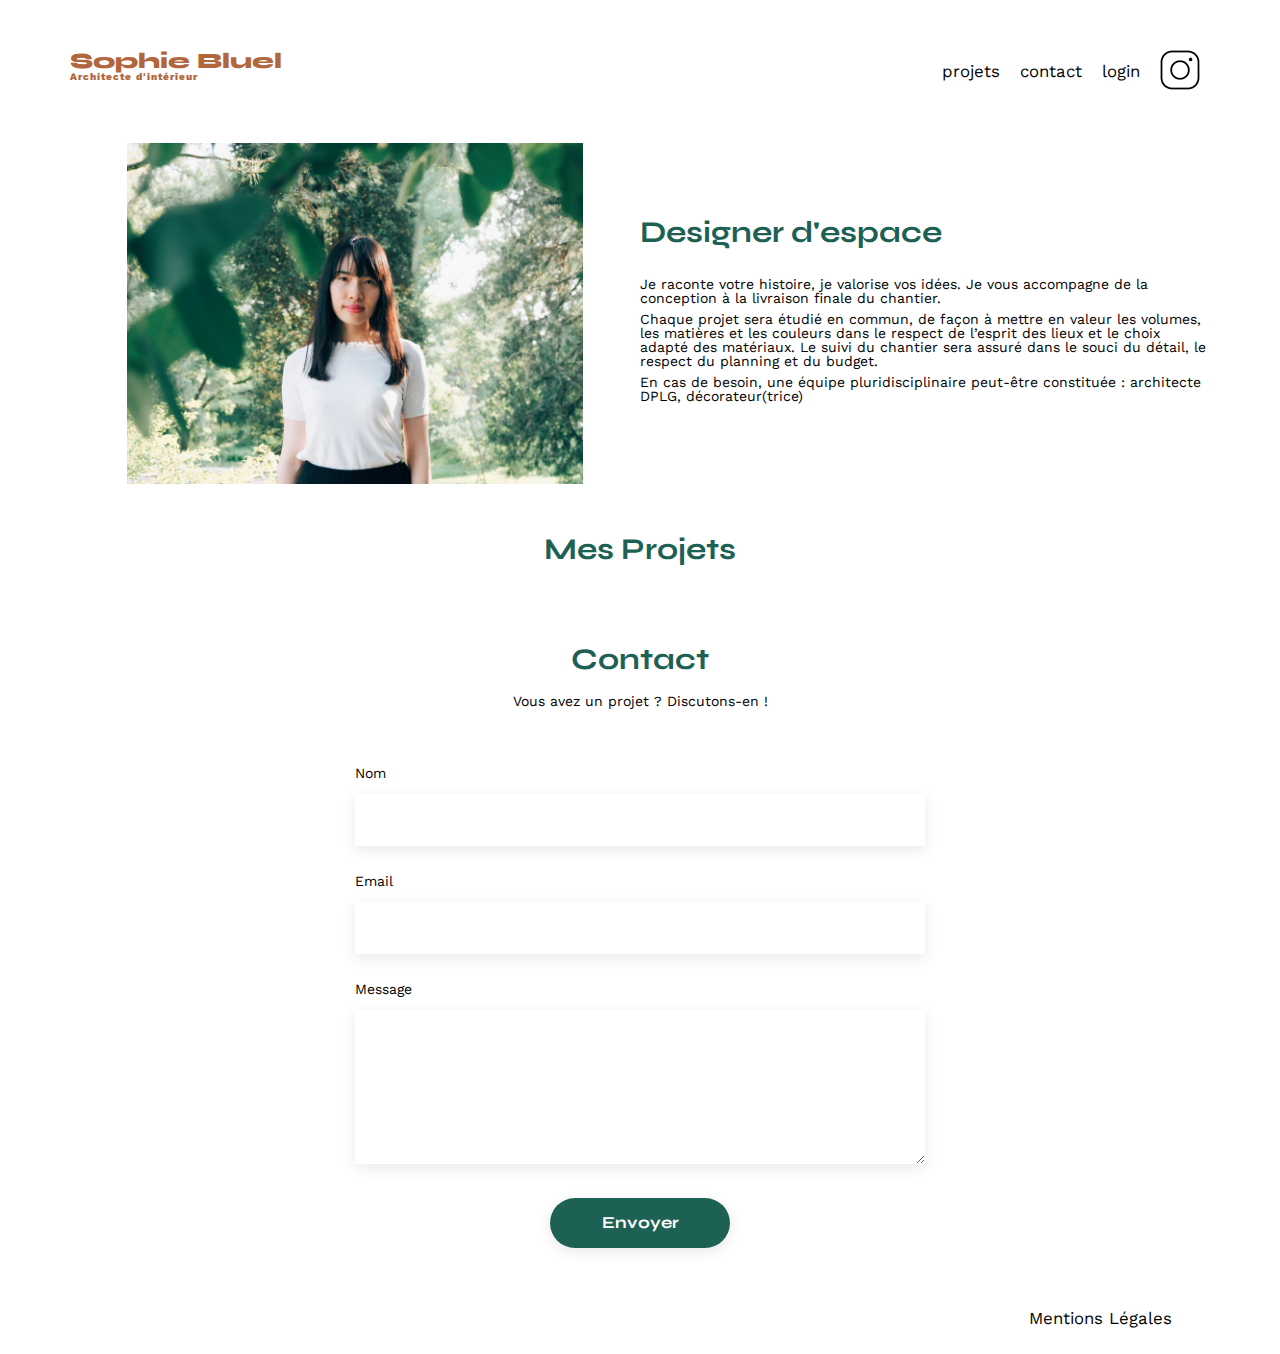
<file: FrontEnd/index.html>
<!DOCTYPE html>
<html lang="fr">

<head>
	<meta charset="UTF-8">
	<title>Sophie Bluel - Architecte d'intérieur</title>
	<meta name="viewport" content="width=device-width, initial-scale=1.0">
	<link rel="preconnect" href="https://fonts.googleapis.com">
	<link rel="preconnect" href="https://fonts.gstatic.com" crossorigin>
	<link href="https://fonts.googleapis.com/css2?family=Syne:wght@700;800&family=Work+Sans&display=swap"
		rel="stylesheet">
	<link rel="stylesheet" href="https://cdnjs.cloudflare.com/ajax/libs/font-awesome/6.0.0-beta3/css/all.min.css">
	<meta name="description" content="">
	<link rel="stylesheet" href="./assets/style.css">
</head>

<body>
	<div id="edit-mode-banner">
		<i class="fa-regular fa-pen-to-square"></i>
		<span>Mode édition</span>
	</div>
	<header>
		<h1>Sophie Bluel <span>Architecte d'intérieur</span></h1>
		<nav>
			<ul>
				<li>projets</li>
				<li>contact</li>
				<li><a href="./login.html">login</a></li>
				<li><img src="./assets/icons/instagram.png" alt="Instagram"></li>
			</ul>
		</nav>
	</header>
	<main>

		<section id="introduction">
			<figure>
				<img src="./assets/images/sophie-bluel.png" alt="">
			</figure>
			<article>
				<h2>Designer d'espace</h2>
				<p>Je raconte votre histoire, je valorise vos idées. Je vous accompagne de la conception à la livraison
					finale du chantier.</p>
				<p>Chaque projet sera étudié en commun, de façon à mettre en valeur les volumes, les matières et les
					couleurs dans le respect de l’esprit des lieux et le choix adapté des matériaux. Le suivi du
					chantier sera assuré dans le souci du détail, le respect du planning et du budget.</p>
				<p>En cas de besoin, une équipe pluridisciplinaire peut-être constituée : architecte DPLG,
					décorateur(trice)</p>
			</article>
		</section>
		<section id="portfolio">
			<h2>Mes Projets</h2>
			<div class="gallery">
			</div>
		</section>
		<section id="contact">
			<h2>Contact</h2>
			<p>Vous avez un projet ? Discutons-en !</p>
			<form action="#" method="post">
				<label for="name">Nom</label>
				<input type="text" name="name" id="name">
				<label for="email">Email</label>
				<input type="email" name="email" id="email">
				<label for="message">Message</label>
				<textarea name="message" id="message" cols="30" rows="10"></textarea>
				<input type="submit" value="Envoyer">
			</form>
		</section>
		<script src="scripts/script.js"></script>
	</main>

	<footer>
		<nav>
			<ul>
				<li>Mentions Légales</li>
			</ul>
		</nav>
	</footer>
</body>

</html>
</file>
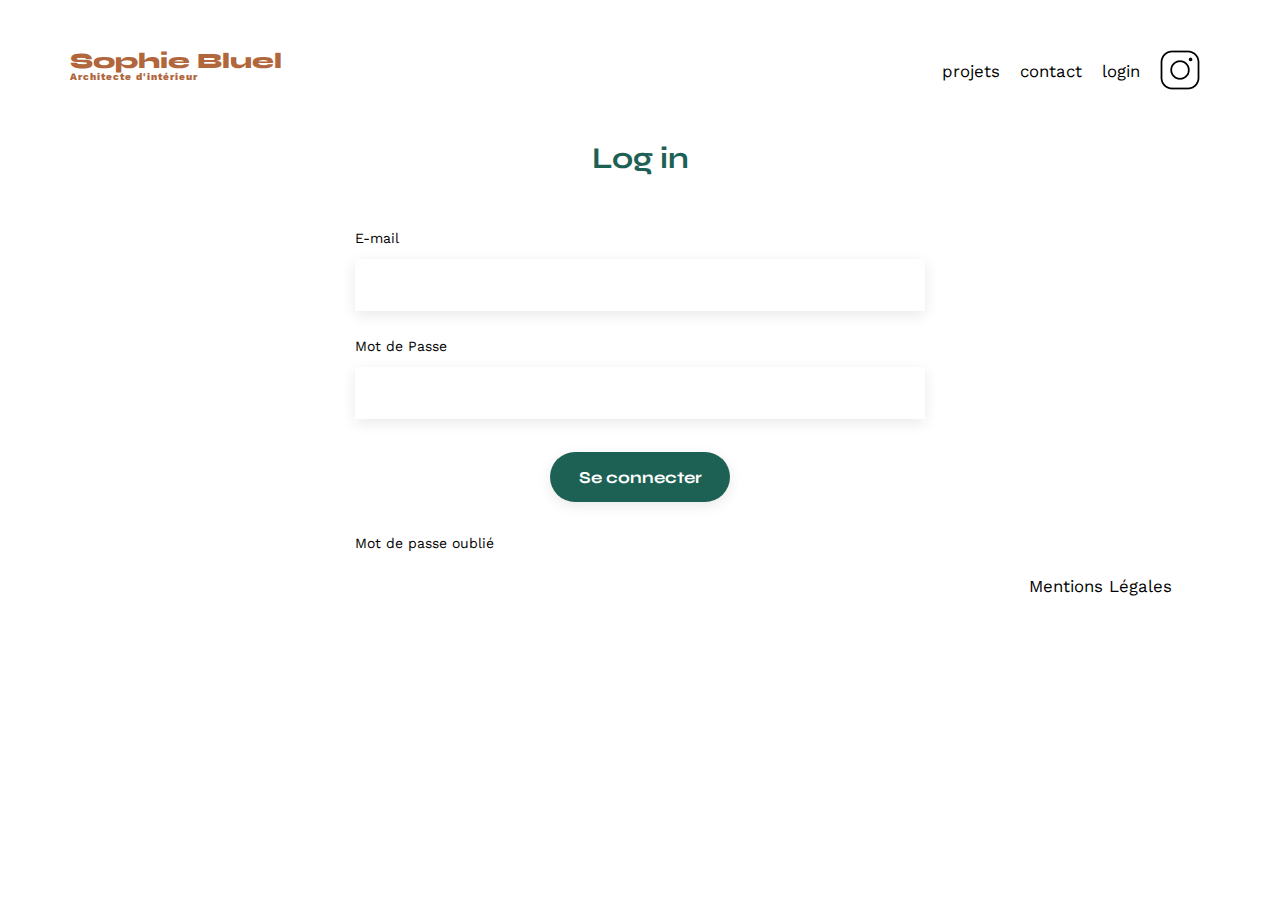
<file: FrontEnd/login.html>
<!DOCTYPE html>
<html lang="fr">

<head>
	<meta charset="UTF-8">
	<title>Sophie Bluel - Architecte d'intérieur</title>
	<meta name="viewport" content="width=device-width, initial-scale=1.0">
	<link rel="preconnect" href="https://fonts.googleapis.com">
	<link rel="preconnect" href="https://fonts.gstatic.com" crossorigin>
	<link href="https://fonts.googleapis.com/css2?family=Syne:wght@700;800&family=Work+Sans&display=swap"
		rel="stylesheet">
	<meta name="description" content="">
	<link rel="stylesheet" href="./assets/style.css">
</head>

<body>
	<header>
		<h1>Sophie Bluel <span>Architecte d'intérieur</span></h1>
		<nav>
			<ul>
				<li>projets</li>
				<li>contact</li>
				<li>login</li>
				<li><img src="./assets/icons/instagram.png" alt="Instagram"></li>
			</ul>
		</nav>
	</header>
	<main>
		<section id="contact">
			<h2>Log in</h2>

			<form id="login-form">
				<label for="email">E-mail</label>
				<input type="text" name="email" id="email">
				<label for="password">Mot de Passe</label>
				<input type="text" name="password" id="password">
				<input type="submit" value="Se connecter">
				<a href="#">Mot de passe oublié</a>
			</form>
		</section>
		<script src="scripts/login.js"></script>
	</main>

	<footer>
		<nav>
			<ul>
				<li>Mentions Légales</li>
			</ul>
		</nav>
	</footer>
</body>

</html>
</file>
<file: FrontEnd/assets/style.css>
/* http://meyerweb.com/eric/tools/css/reset/
   v2.0 | 20110126
   License: none (public domain)
*/

html,
body,
div,
span,
applet,
object,
iframe,
h1,
h2,
h3,
h4,
h5,
h6,
p,
blockquote,
pre,
a,
abbr,
acronym,
address,
big,
cite,
code,
del,
dfn,
em,
img,
ins,
kbd,
q,
s,
samp,
small,
strike,
strong,
sub,
sup,
tt,
var,
b,
u,
i,
center,
dl,
dt,
dd,
ol,
ul,
li,
fieldset,
form,
label,
legend,
table,
caption,
tbody,
tfoot,
thead,
tr,
th,
td,
article,
aside,
canvas,
details,
embed,
figure,
figcaption,
footer,
header,
hgroup,
menu,
nav,
output,
ruby,
section,
summary,
time,
mark,
audio,
video {
	margin: 0;
	padding: 0;
	border: 0;
	font-size: 100%;
	font: inherit;
	vertical-align: baseline;
}

/* HTML5 display-role reset for older browsers */
article,
aside,
details,
figcaption,
figure,
footer,
header,
hgroup,
menu,
nav,
section {
	display: block;
}

body {
	line-height: 1;
}

ol,
ul {
	list-style: none;
}

blockquote,
q {
	quotes: none;
}

blockquote:before,
blockquote:after,
q:before,
q:after {
	content: '';
	content: none;
}

table {
	border-collapse: collapse;
	border-spacing: 0;
}

/** end reset css**/
body {
	max-width: 1140px;
	margin: auto;
	font-family: 'Work Sans';
	font-size: 14px;
}

header {
	display: flex;
	justify-content: space-between;
	margin: 50px 0
}

section {
	margin: 50px 0
}

h1 {
	display: flex;
	flex-direction: column;
	font-family: 'Syne';
	font-size: 22px;
	font-weight: 800;
	color: #B1663C
}

h1>span {
	font-family: 'Work Sans';
	font-size: 10px;
	letter-spacing: 0.1em;
	;
}

h2 {
	font-family: 'Syne';
	font-weight: 700;
	font-size: 30px;
	color: #1D6154
}

nav ul {
	display: flex;
	align-items: center;
	list-style-type: none;

}

nav li {
	padding: 0 10px;
	font-size: 1.2em;
}

li:hover {
	color: #B1663C;
}

nav li a:hover{
	color: #B1663C
}
#introduction {
	display: flex;
	align-items: center;
}

#introduction figure {
	flex: 1
}

#introduction img {
	display: block;
	margin: auto;
	width: 80%;
}

#introduction article {
	flex: 1
}

#introduction h2 {
	margin-bottom: 1em;
}

#introduction p {
	margin-bottom: 0.5em;
}

#portfolio h2 {
	text-align: center;
	margin-bottom: 1em;
}

.gallery {
	width: 100%;
	display: grid;
	grid-template-columns: 1fr 1fr 1fr;
	grid-column-gap: 20px;
	grid-row-gap: 20px;
}

.gallery img {
	width: 100%;

}

#contact {
	width: 50%;
	margin: auto;
}

#contact>* {
	text-align: center;

}

#contact h2 {
	margin-bottom: 20px;
}

#contact form {
	text-align: left;
	margin-top: 30px;
	display: flex;
	flex-direction: column;
}

#contact input {
	height: 50px;
	font-size: 1.2em;
	border: none;
	box-shadow: 0px 4px 14px rgba(0, 0, 0, 0.09);
}

#contact label {
	margin: 2em 0 1em 0;
}

#contact textarea {
	border: none;
	box-shadow: 0px 4px 14px rgba(0, 0, 0, 0.09);
}

input[type="submit"] {
	font-family: 'Syne';
	font-weight: 700;
	color: white;
	background-color: #1D6154;
	margin: 2em auto;
	width: 180px;
	text-align: center;
	border-radius: 60px;
}

footer nav ul {
	display: flex;
	justify-content: flex-end;
	margin: 2em
}

#edit-mode-banner {
	background-color: black;
	color: white;
	text-align: center;
	padding: 10px;
	position: fixed;
	top: 0;
	left: 0;
	right: 0;
	z-index: 1000;
	display: none;
}

.modal {
	display: none;
	position: fixed;
	z-index: 1000;
	left: 0;
	top: 0;
	width: 100%;
	height: 100%;
	overflow: auto;
	background-color: rgba(0, 0, 0, 0.4);
	
}

.modal-content {
	background-color: #fefefe;
	margin: 15% auto;
	padding: 20px;
	border: 1px solid #fefefe;
	width: 630px;
	height: 690px;
	border-radius: 10px;

}

.close {
	color: black;
	float: right;
	font-size: 28px;
	font-weight: bold;
	cursor: pointer;
}

.modalText {
	font-family: 'Work Sans';
	position: absolute;
	font-size: 26px;
	font-weight: 400;
	margin-top: 60px;
	left: 750px;
	color: black;
}

.modalButton {
	font-family: 'Syne';
	font-weight: 700;
	color: white;
	background-color: #1D6154;
	margin: 2em auto;
	width: 250px;
	height: 36px;
	text-align: center;
	border-radius: 60px;
	top: 870px;
	left: 690px;
	border-width: 0;
	position: absolute;
	cursor: pointer;
}

.modalGallery {
	display: flex;
	flex-wrap: wrap;
	margin-top: 150px;
	width: 500px;
	justify-content: flex-start;
	margin-left: 115px;
}

.modalGallery img {
	width: 75px;
	height: 100px;
	margin: 5px;
}
.modalLine{
	color: rgba(179, 179, 179, 1);
	background-color: rgba(179, 179, 179, 1);
	width: 430px;
	height: 1px;
	display: block;
	border: none;
	margin-left: 115px;
	margin-top: 80px;
}
.delete-icon {
	background-color: rgba(0, 0, 0, 0.5);
	padding: 5px;
	border-radius: 2px;
  }
  
  .delete-icon:hover {
	background-color: rgba(0, 0, 0, 0.7);
  }
  #addModal{
	display: none;
	position: fixed;
	z-index: 1000;
	left: 0;
	top: 0;
	width: 100%;
	height: 100%;
	overflow: auto;
	background-color: rgba(0, 0, 0, 0.4);
  }
  #addModal .modal-content{
	background-color: #fefefe;
	margin: 15% auto;
	padding: 20px;
	border: 1px solid #fefefe;
	width: 630px;
	height: 690px;
	border-radius: 10px;
  }
  #addModal h2{
	font-family: 'Work Sans';
	position: absolute;
	font-size: 26px;
	font-weight: 400;
	margin-top: 40px;
	left: 750px;
	color: black;
  }
  #addWorkForm{
	display: flex;
	flex-direction: column;
	margin-top: 90px;
	align-items: center;
  }
  #addWorkForm .submitBtn{
	font-family: 'Syne';
	font-weight: 700;
	color: white;
	background-color: #1D6154;
	margin: 2em auto;
	width: 250px;
	height: 36px;
	text-align: center;
	border-radius: 60px;
	top: 870px;
	left: 690px;
	border-width: 0;
	position: absolute;
	cursor: pointer;
  }
  #category{
	width: 550px;
	height: 50px;
	margin-top: 50px;
	margin-bottom: 5px;
	border-width: 0px;
 	box-shadow:rgba(0, 0, 0, 0.09) 0px 4px 14px 0px;
  }
  #title{
	width: 550px;
	height: 50px;
	margin-bottom: 5px;
	border-width: 0px;
	box-shadow:rgba(0, 0, 0, 0.09) 0px 4px 14px 0px;
  }
  .upload-wrapper{
	width: 500px;
	background-color: rgba(232, 241, 246, 1);
	padding: 30px;
	display: flex;
	flex-direction: column;
	justify-content: center;
	align-items: center;
	border-radius: 5px;
	margin-bottom: 40px;
  }
  .upload-image{
	display: none;
  }
  .upload-label{
	background-color: rgba(185, 197, 204, 1);
	padding: 10px 20px;
	border-radius: 50px;
	margin: 20px;
	color: rgba(48, 102, 133, 1);
  }
  .upload-icon{
	font-size: 3rem;
	color:rgba(185, 197, 204, 1)
  }
  .upload-indication{
	color: black
  }
  .titreTitle{
	position: absolute;
	top: 580px;
	left: 530px;
  }
  .categoryTitle{
	position: absolute;
	top: 685px;
	left: 530px;
  }
  .imageUploadButton{
	z-index: 0;
  }
  .filter-menu{
	display: flex;
	justify-content: center;
  }
  .filter-menu button{
	border-radius: 60px;
	border-width: 1px;
	background-color: white;
	border-color: #1D6154;
	width: 200px;
	height: 40px;
	margin-right: 10px;
	margin-bottom: 30px;
	font-family: 'Syne';
	color: #1D6154;
  }
  nav ul li a{
	text-decoration: none;
	color: black;
  }
  #login-form a{
	text-decoration: none;
	color: black;
  }
  #imagePreview {
	max-width: fit-content;
	max-height: fit-content;
	object-fit: contain;
	
	width: 450px;
	height: 140px;
  }
</file>
